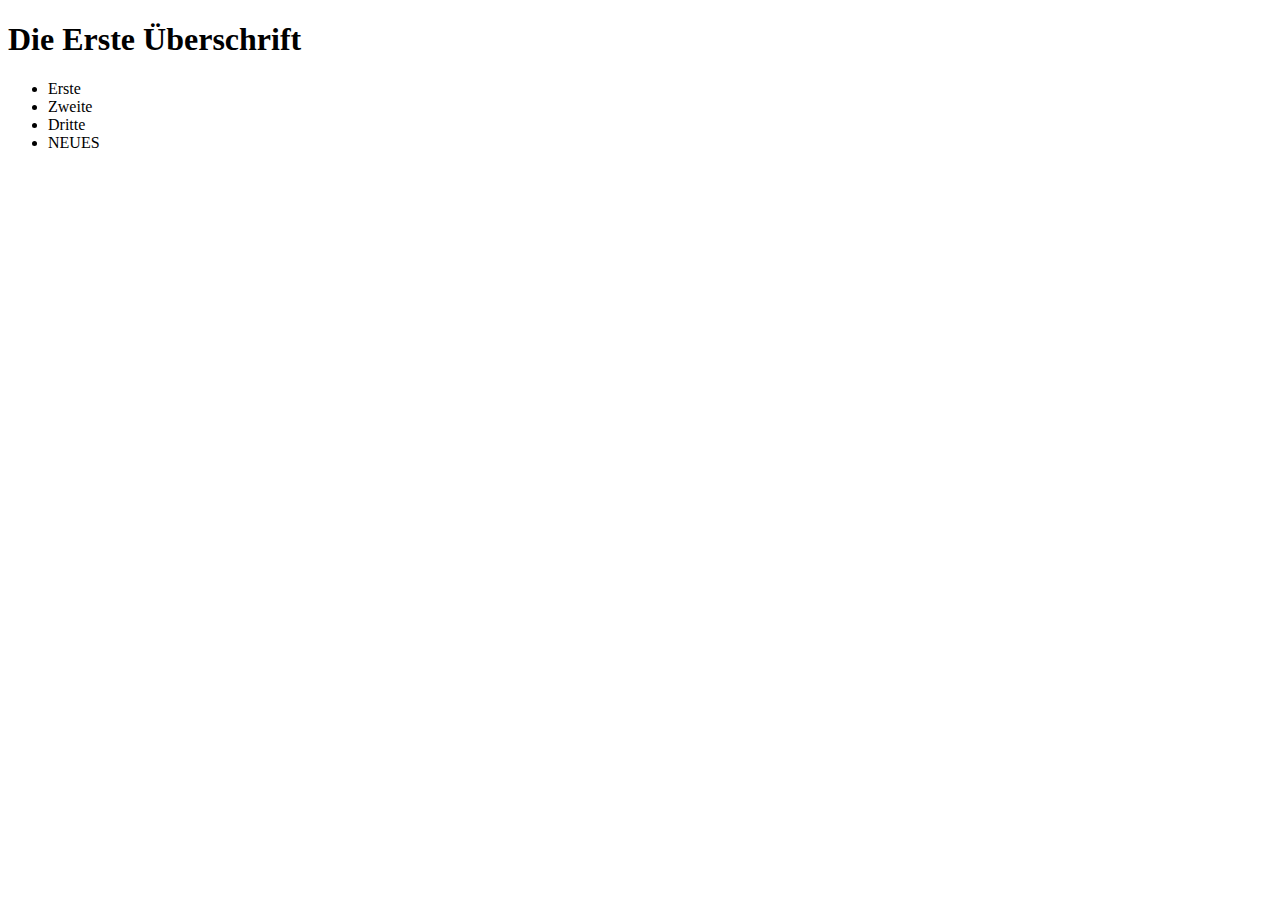
<file: index.html>
<!DOCTYPE html>
<html lang="en">

<head>
    <meta charset="UTF-8">
    <meta name="viewport" content="width=device-width, initial-scale=1.0">
    <title>Document</title>

</head>

<body>
    <h1>Die Erste Überschrift</h1>
    <ul>
        <li>Erste</li>
        <li>Zweite</li>
        <li>Dritte</li>
        <li>NEUES</li>
</body>

</html>
</file>
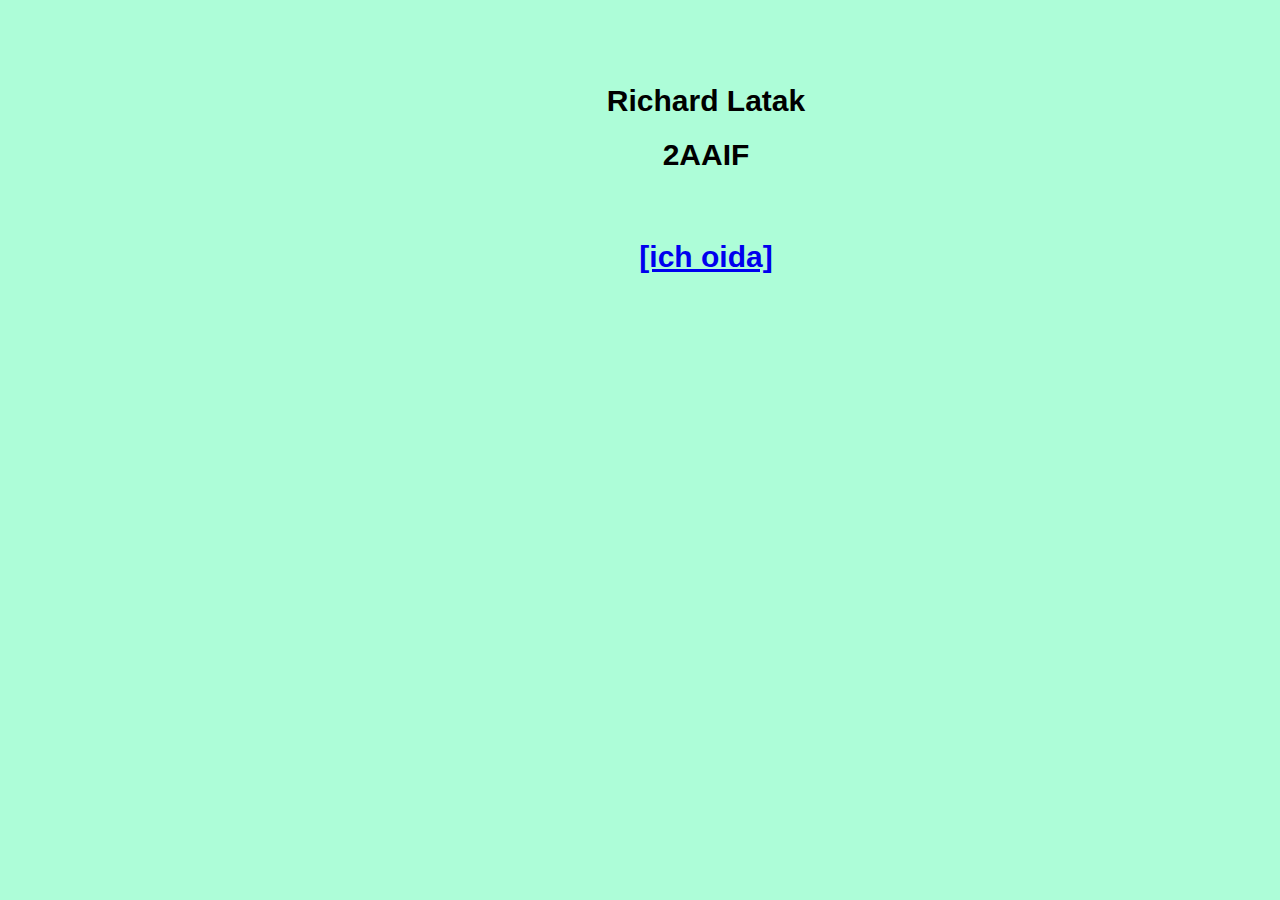
<file: 2024-10-08/index.html>
<!DOCTYPE html>
<html lang="de">

</html>

<head>
    <meta charset="UTF-8">
    <meta name="viewport" content="width=device-width, initial-cale=1.0">
    <title>Hier ist meine Homepage :D</title>
    <link rel="stylesheet" href="CSS/layout.css">

</head>

<body>
    <br>
    <br>
    <h1>Richard Latak</h1>
    <h1>2AAIF</h1>
    <br>
    <h1><a href="HTML/ich.html">[ich oida]</a>
    </h1>

</body>

</html>
</file>
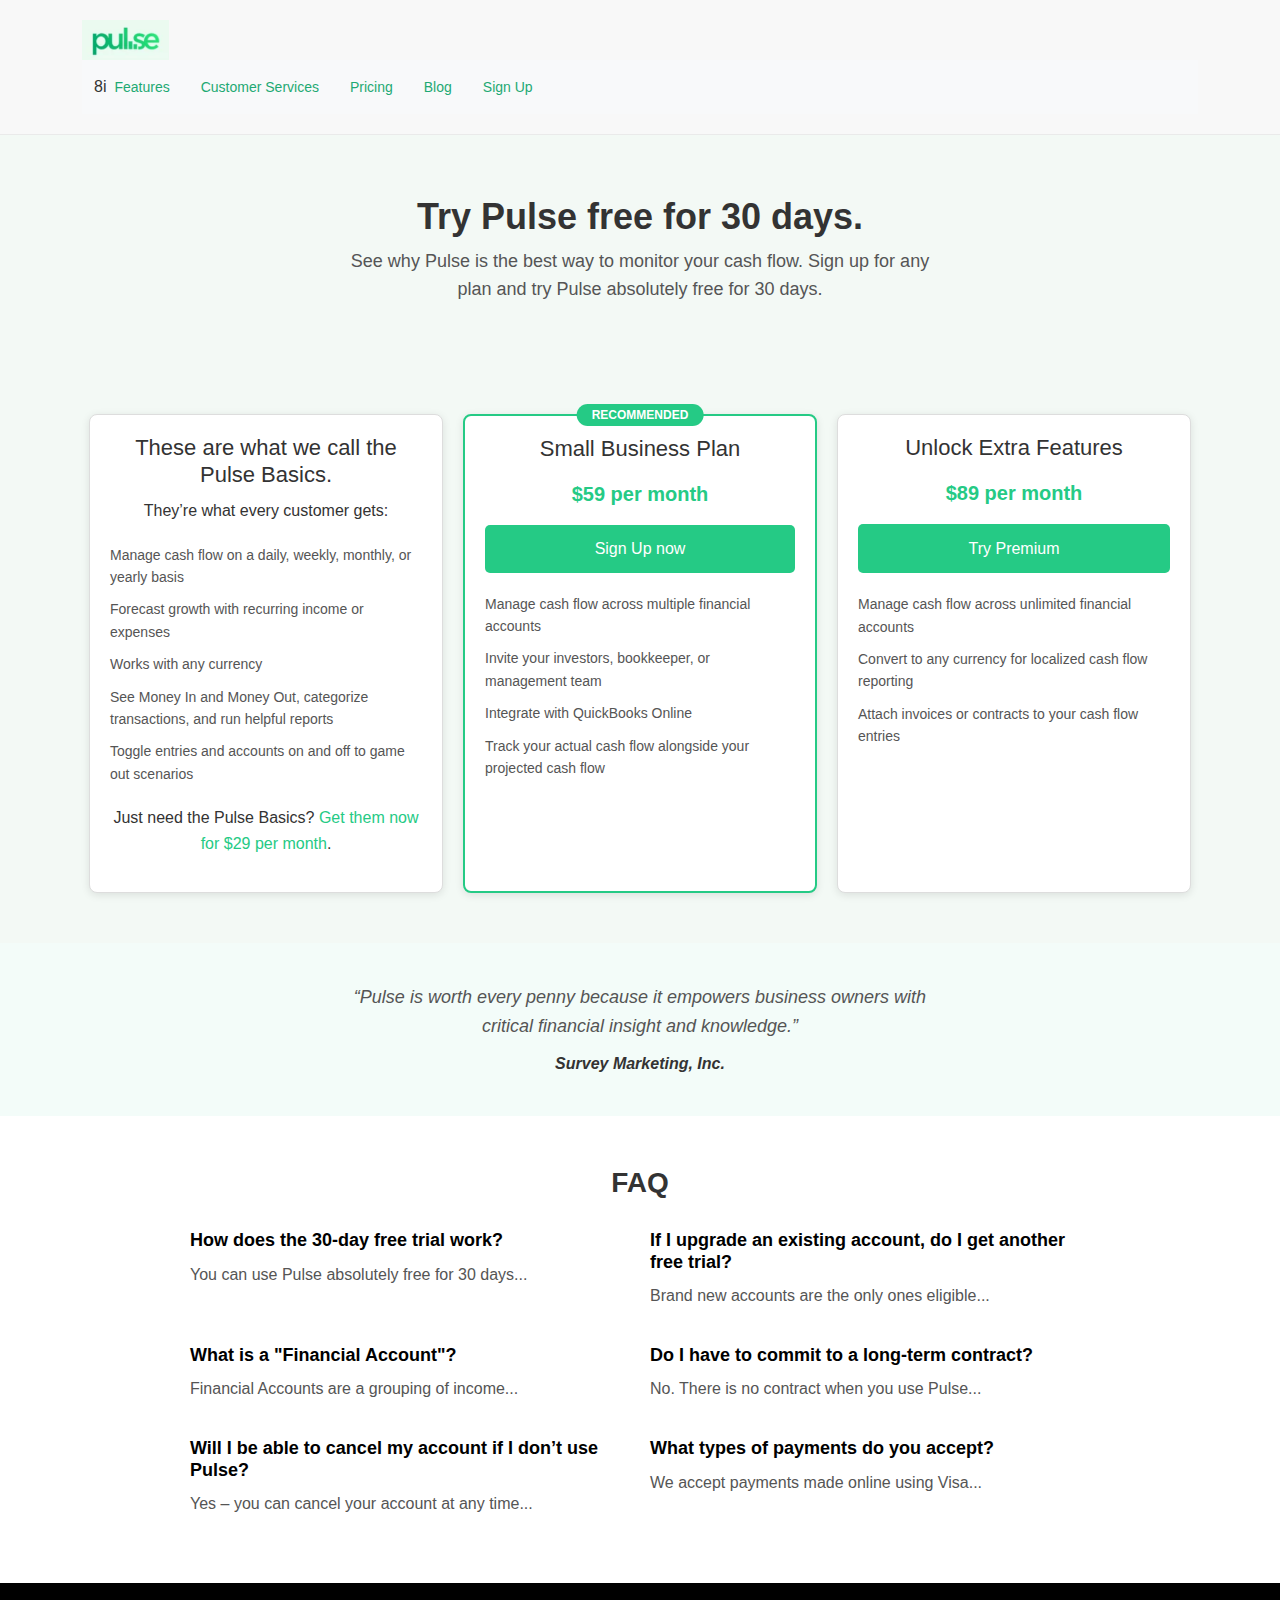
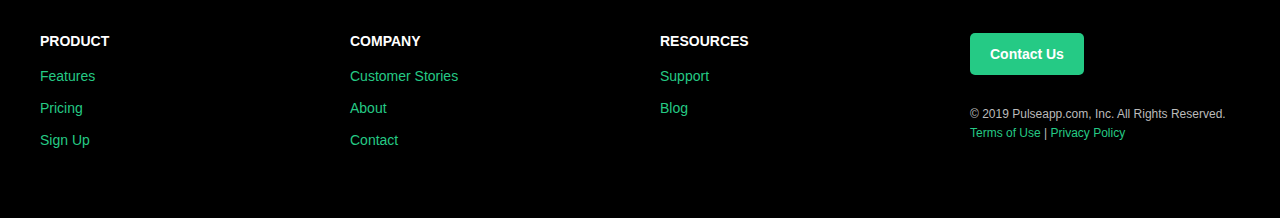
<file: 2024-11-28/index.html>
<!DOCTYPE html>
<html lang="en">

<!DOCTYPE html>
<html lang="en">

<head>
    <meta charset="UTF-8">
    <meta name="viewport" content="width=device-width, initial-scale=1.0">
    <title>Pulse - Free 30-Day Trial</title>
    <link href="https://cdn.jsdelivr.net/npm/bootstrap@5.3.3/dist/css/bootstrap.min.css" rel="stylesheet"
        integrity="sha384-QWTKZyjpPEjISv5WaRU9OFeRpok6YctnYmDr5pNlyT2bRjXh0JMhjY6hW+ALEwIH" crossorigin="anonymous">
    <script src="https://cdn.jsdelivr.net/npm/bootstrap@5.3.3/dist/js/bootstrap.bundle.min.js"
        integrity="sha384-YvpcrYf0tY3lHB60NNkmXc5s9fDVZLESaAA55NDzOxhy9GkcIdslK1eN7N6jIeHz"
        crossorigin="anonymous"></script>
    <link rel="stylesheet" href="https://cdn.jsdelivr.net/npm/bootstrap-icons@1.11.3/font/bootstrap-icons.min.css">
    <link rel="stylesheet" href="styles.css">

</head>

<body>
    <!-- Header Section -->
    <header class="header">
        <div class="container">
            <img src="pulselogo.png" alt="Pulse Logo" class="logo">
            <nav class="navbar navbar-expand-lg navbar-light bg-light">
                <div class="container-fluid">
                    <button class="navbar-toggler" type="button" data-bs-toggle="collapse" data-bs-target="#navbarNav">
                        <span class="navbar-toggler-icon"></span>
                    </button>
                    <div class="collapse navbar-collapse" id="navbarNav">8i
                        <ul class="navbar-nav">
                            <li class="nav-item"><a class="nav-link" href="#">Features</a></li>
                            <li class="nav-item"><a class="nav-link" href="#">Customer Services</a></li>
                            <li class="nav-item"><a class="nav-link" href="#">Pricing</a></li>
                            <li class="nav-item"><a class="nav-link" href="#">Blog</a></li>
                            <li class="nav-item"><a class="nav-link" href="#">Sign Up</a></li>
                        </ul>
                    </div>
                </div>
            </nav>
            </nav>
        </div>
    </header>

    <!-- Hero Section -->
    <section class="hero">
        <h1>Try Pulse free for 30 days.</h1>
        <p>See why Pulse is the best way to monitor your cash flow. Sign up for any plan and try Pulse absolutely free
            for 30 days.</p>
    </section>

    <!-- Plans Section -->
    <section class="plans d-flex flex-wrap">
        <div class="plan basics">
            <h3>These are what we call the Pulse Basics.</h3>
            <p>They’re what every customer gets:</p>
            <ul>
                <li>Manage cash flow on a daily, weekly, monthly, or yearly basis</li>
                <li>Forecast growth with recurring income or expenses</li>
                <li>Works with any currency</li>
                <li>See Money In and Money Out, categorize transactions, and run helpful reports</li>
                <li>Toggle entries and accounts on and off to game out scenarios</li>
            </ul>
            <p class="price-info">Just need the Pulse Basics? <a href="#">Get them now for $29 per month</a>.</p>
        </div>
        <div class="plan recommended">
            <div class="badge">RECOMMENDED</div>
            <h2>Small Business Plan</h2>
            <p class="price">$59 per month</p>
            <button class="btn btn-success">Sign Up now</button>
            <ul>
                <li>Manage cash flow across multiple financial accounts</li>
                <li>Invite your investors, bookkeeper, or management team</li>
                <li>Integrate with QuickBooks Online</li>
                <li>Track your actual cash flow alongside your projected cash flow</li>
            </ul>
        </div>
        <div class="plan premium">
            <h2>Unlock Extra Features</h2>
            <p class="price">$89 per month</p>
            <button>Try Premium</button>
            <ul>
                <li>Manage cash flow across unlimited financial accounts</li>
                <li>Convert to any currency for localized cash flow reporting</li>
                <li>Attach invoices or contracts to your cash flow entries</li>
            </ul>
        </div>
    </section>

    <!-- Testimonial Section -->
    <section class="testimonial">
        <blockquote>“Pulse is worth every penny because it empowers business owners with critical financial insight and
            knowledge.”</blockquote>
        <cite>Survey Marketing, Inc.</cite>
    </section>

    <!-- FAQ Section -->
    <section class="faq">
        <h2>FAQ</h2>
        <div class="faq-grid">
            <div class="faq-item">
                <h3>How does the 30-day free trial work?</h3>
                <p>You can use Pulse absolutely free for 30 days...</p>
            </div>
            <div class="faq-item">
                <h3>If I upgrade an existing account, do I get another free trial?</h3>
                <p>Brand new accounts are the only ones eligible...</p>
            </div>
            <div class="faq-item">
                <h3>What is a "Financial Account"?</h3>
                <p>Financial Accounts are a grouping of income...</p>
            </div>
            <div class="faq-item">
                <h3>Do I have to commit to a long-term contract?</h3>
                <p>No. There is no contract when you use Pulse...</p>
            </div>
            <div class="faq-item">
                <h3>Will I be able to cancel my account if I don’t use Pulse?</h3>
                <p>Yes – you can cancel your account at any time...</p>
            </div>
            <div class="faq-item">
                <h3>What types of payments do you accept?</h3>
                <p>We accept payments made online using Visa...</p>
            </div>
        </div>
    </section>

    <!-- Footer Section -->
    <footer class="footer">
        <div class="column">
            <h5>Product</h5>
            <ul>
                <li><a href="#features">Features</a></li>
                <li><a href="#pricing">Pricing</a></li>
                <li><a href="#signup">Sign Up</a></li>
            </ul>
        </div>
        <div class="column">
            <h5>Company</h5>
            <ul>
                <li><a href="#stories">Customer Stories</a></li>
                <li><a href="#about">About</a></li>
                <li><a href="#contact">Contact</a></li>
            </ul>
        </div>
        <div class="column">
            <h5>Resources</h5>
            <ul>
                <li><a href="#support">Support</a></li>
                <li><a href="#blog">Blog</a></li>
            </ul>
        </div>
        <div class="column">
            <button class="btn-footer">Contact Us</button>
            <p>&copy; 2019 Pulseapp.com, Inc. All Rights Reserved.<br>
                <a href="#terms">Terms of Use</a> | <a href="#privacy">Privacy Policy</a>
            </p>
        </div>
    </footer>

</body>

</html>
</file>
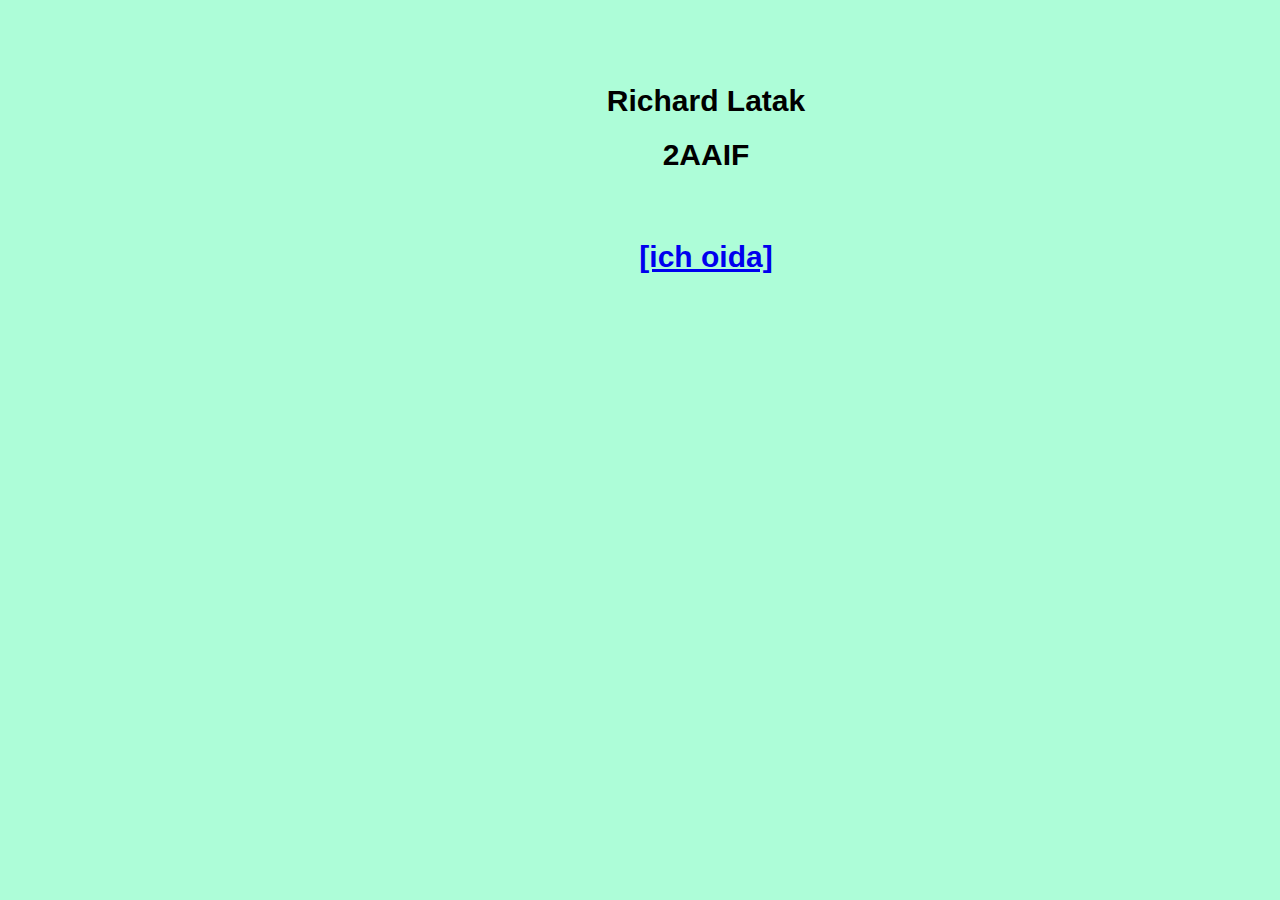
<file: 3AAIF_Richard_Latak_HTML/index.html>
<!DOCTYPE HTML>

<head>
    <meta charset="UTF-8">
    <meta name="viewport" content="width=device-width, initial-cale=1.0">
    <title>Hier ist meine Homepage :D</title>
    <link rel="stylesheet" href="CSS/layout.css">
</head>

<body bgcolor="lightblue">
    <br>
    <br>
    <h1>Richard Latak</h1>
    <h1>2AAIF</h1>
    <br>
    <h1><a href="HTML/ich.html">[ich oida]</a>
    </h1>

</body>

</html>
</file>
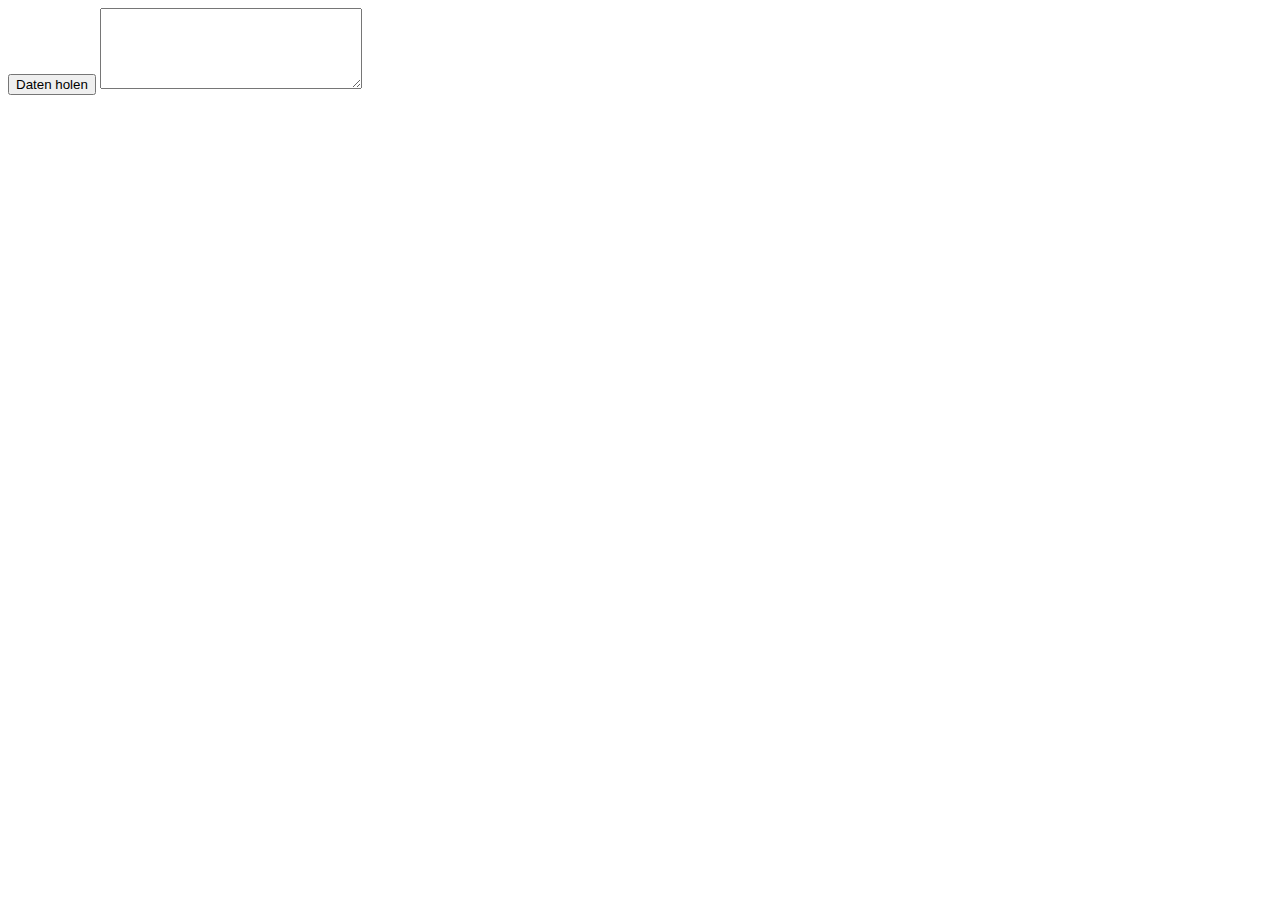
<file: HÜ_03_13/index.html>
<!DOCTYPE html>
<html lang="de">
<head>
    <meta charset="UTF-8">
    <title>Fetch JSON</title>
</head>
<body>
    <button onclick="fetchData()">Daten holen</button>
    <textarea id="output" rows="5" cols="30"></textarea>

    <script>
        function fetchData() {
            fetch('http://localhost:3000/api/data')
                .then(res => res.json())
                .then(data => document.getElementById('output').value = JSON.stringify(data))
                .catch(err => console.error(err));
        }
    </script>
</body>
</html>
</file>
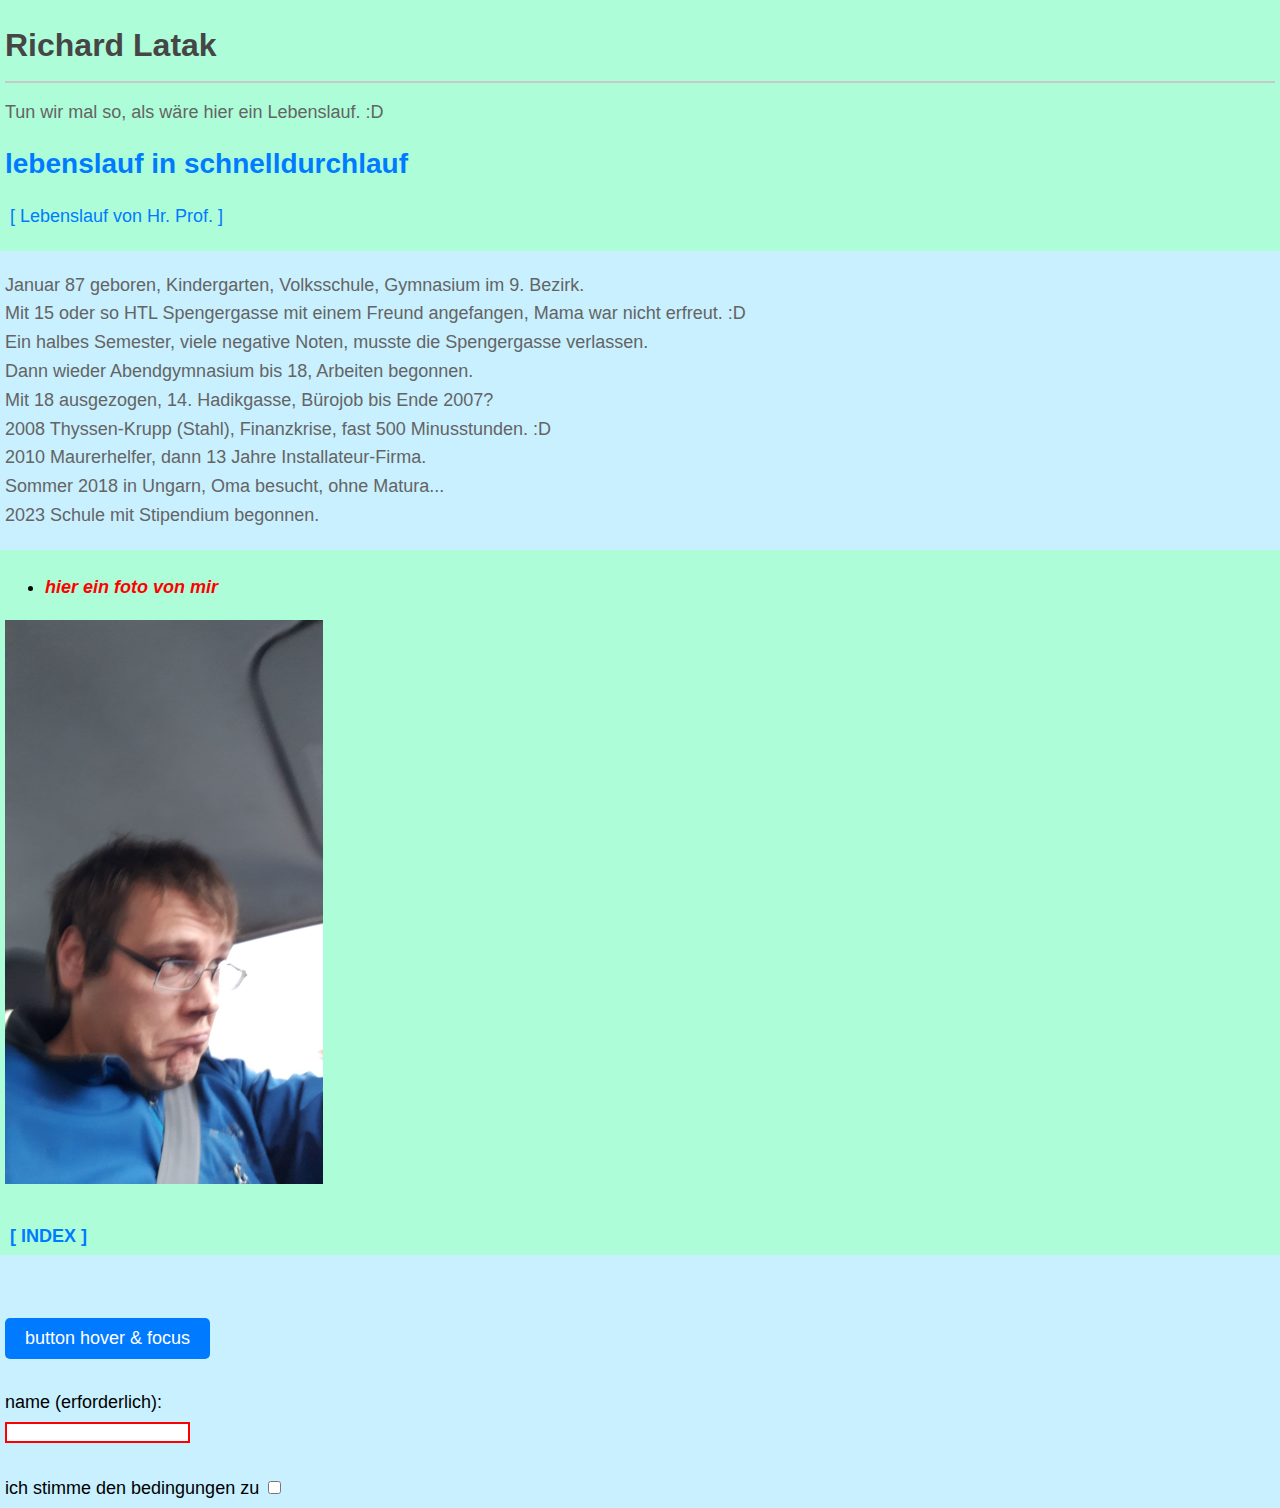
<file: 2024-10-05nnnnn/HTML/ich.html>
<!DOCTYPE html>
<html lang="de">

<head>
    <meta charset="UTF-8">
    <meta name="viewport" content="width=device-width, initial-scale=1.0">
    <link rel="stylesheet" href="../CSS/layout.css">
    <title>ICH</title>
    <style>
        /*  hintergrund */
        body {
            background-color: rgb(173, 253, 216);
        }

        /* hintergrundfarben unterschiedliche abschnitte */
        .section-1 {
            background-color: rgb(173, 253, 216);
            /* frühere hintergrundfarbe */
        }

        .section-2 {
            background-color: rgb(200, 240, 255);
            /*  veränderte farbe */
        }

        /*  button hover farbe */
        button:hover {
            background-color: #00aaff;
            color: white;
            cursor: pointer;
        }

        /* button focus farbe */
        button:focus {
            outline: 3px solid #ff5500;
        }

        /* erforderlicher input */
        input:required {
            border: 2px solid red;
        }

        /* cheked checkbox farbe*/
        input:checked {
            background-color: green;
        }
    </style>
</head>

<body>

    <!-- section 1 -->
    <div class="section-1">
        <h2>Richard Latak</h2>
        <p>Tun wir mal so, als wäre hier ein Lebenslauf. :D</p>

        <h3>lebenslauf in schnelldurchlauf</h3>

        <p>
            <a href="../HTML/prof.html">[ Lebenslauf von Hr. Prof. ]</a>
        </p>
    </div>
    <div class="section-2">
        <p>
            Januar 87 geboren, Kindergarten, Volksschule, Gymnasium im 9. Bezirk.<br>
            Mit 15 oder so HTL Spengergasse mit einem Freund angefangen, Mama war nicht erfreut. :D<br>
            Ein halbes Semester, viele negative Noten, musste die Spengergasse verlassen.<br>
            Dann wieder Abendgymnasium bis 18, Arbeiten begonnen.<br>
            Mit 18 ausgezogen, 14. Hadikgasse, Bürojob bis Ende 2007?<br>
            2008 Thyssen-Krupp (Stahl), Finanzkrise, fast 500 Minusstunden. :D<br>
            2010 Maurerhelfer, dann 13 Jahre Installateur-Firma.<br>
            Sommer 2018 in Ungarn, Oma besucht, ohne Matura...<br>
            2023 Schule mit Stipendium begonnen.<br>
        </p>
    </div>

    <!-- section 1 (zurück zur alten farbe) -->
    <div class="section-1">
        <ul>
            <li><b><i>
                        <font color="red">hier ein foto von mir</font>
                    </i></b></li>
        </ul>

        <!-- bild skaliert -->
        <img src="../Bilder/3.jpg" style="width: 25%; height: auto;">
        <br><br>

        <!-- index-link -->
        <a href="../index.html">[ INDEX ]</a>
    </div>
    <div class="section-2">
        <!-- button mit hover- und focus-effekten -->
        <br><br>
        <button>button hover & focus</button>

        <!-- input-feld -->
        <br><br>
        <form>
            <label for="name">name (erforderlich):</label><br>
            <input type="text" id="name" name="name" required><br><br>

            <!-- checked checkbox -->
            <label for="checkbox">ich stimme den bedingungen zu</label>
            <input type="checkbox" id="checkbox" name="checkbox">
        </form>
    </div>

</body>

</html>
</file>
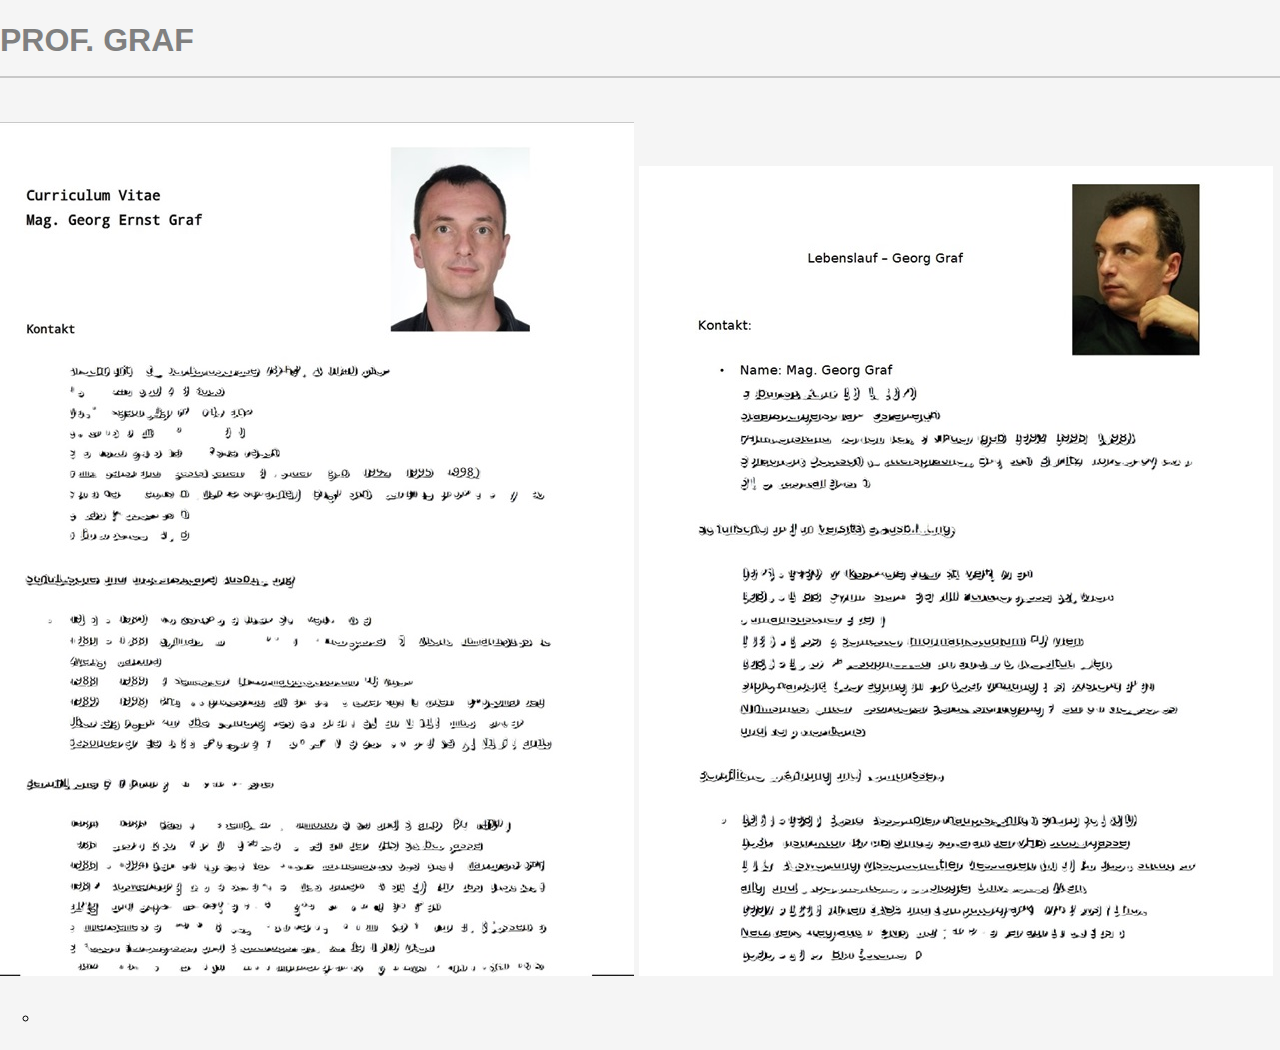
<file: 2024-10-05nnnnn/HTML/prof.html>
<!DOCTYPE HTML>

<head>
<meta charset="UTF-8">
<meta name="viewport" content="width=device-width, initial-cale=1.0">
<link rel="stylesheet" href="../CSS/layout.css">
<title>PROF</title>
</head>
<body>
    <h2><font color="grey">PROF. GRAF</font></h2>
    <br>
</li>
</ul>
<img src="../Bilder/1.jpg">
</li>
</ul>
<img src="../Bilder/2.jpg">
    <ul style="list-style-type: circle;">
        <li><b>
        <br>
       
</body>
</html>
</file>
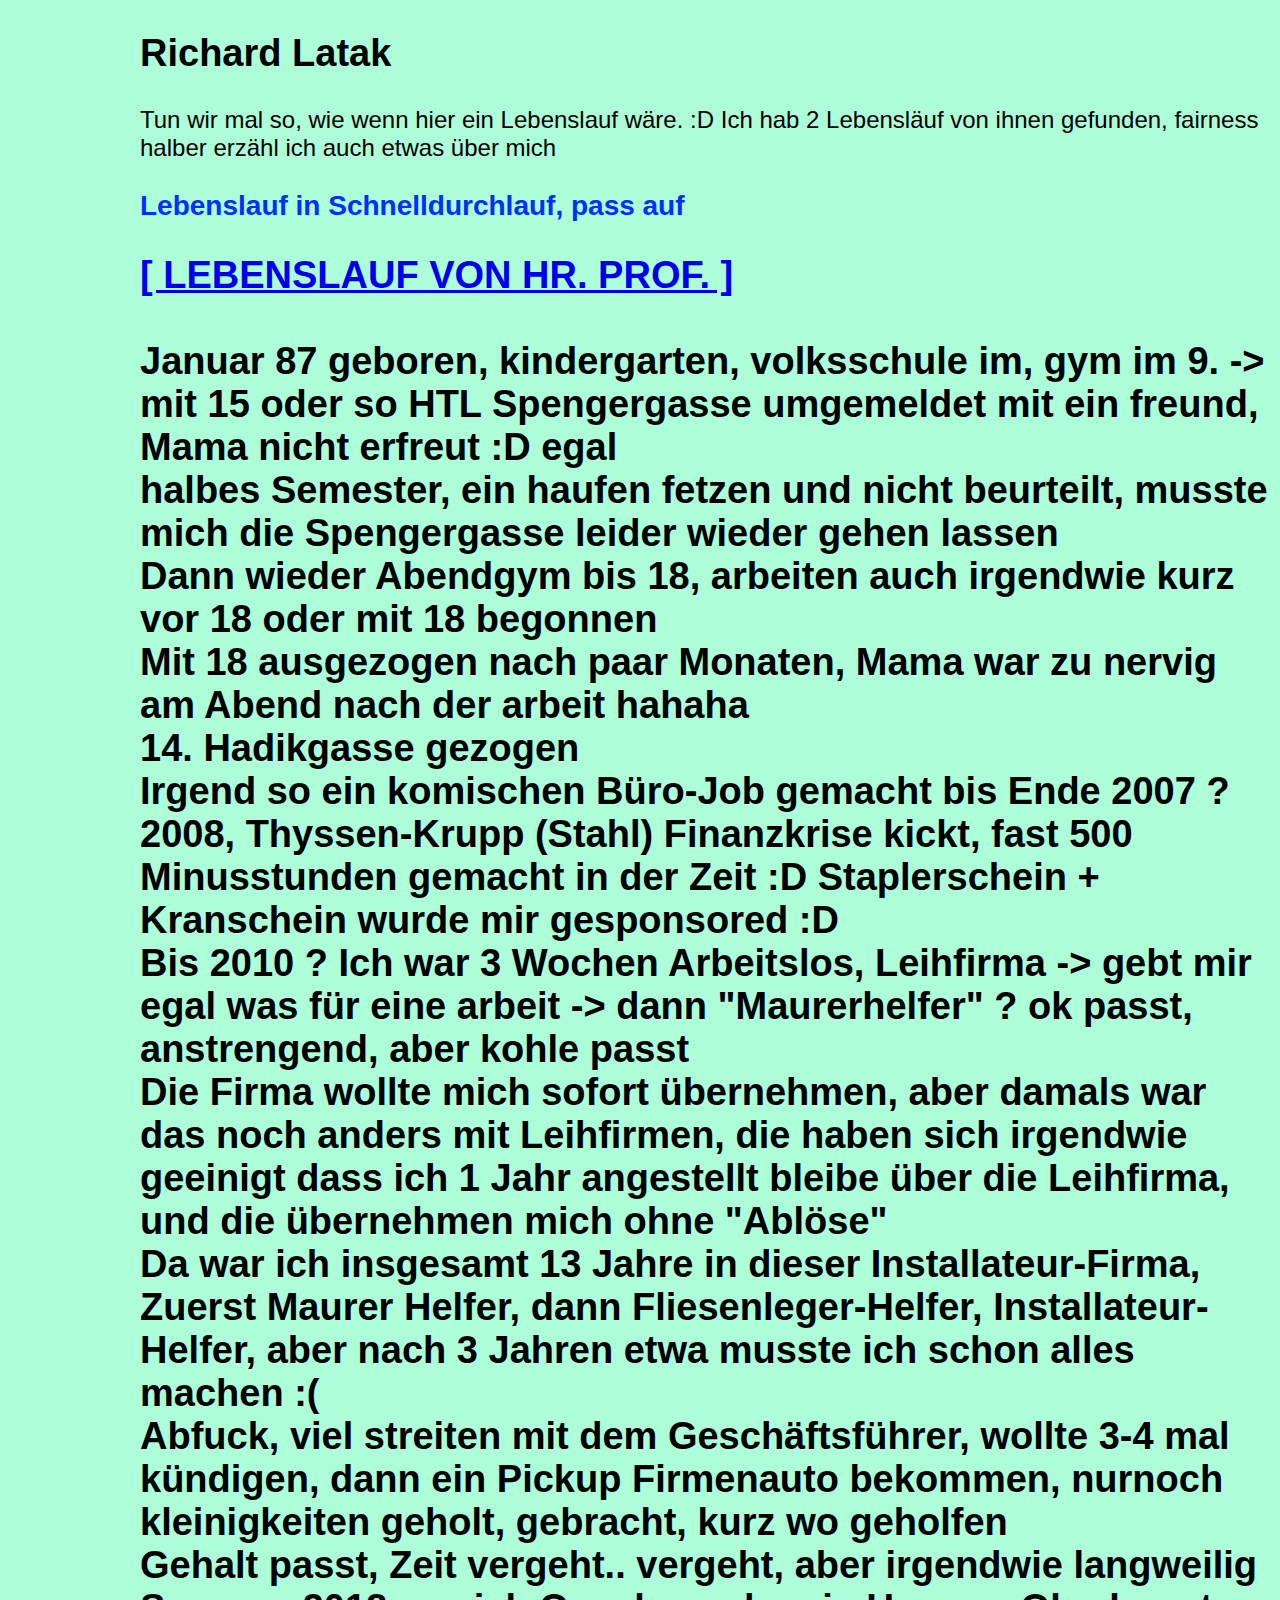
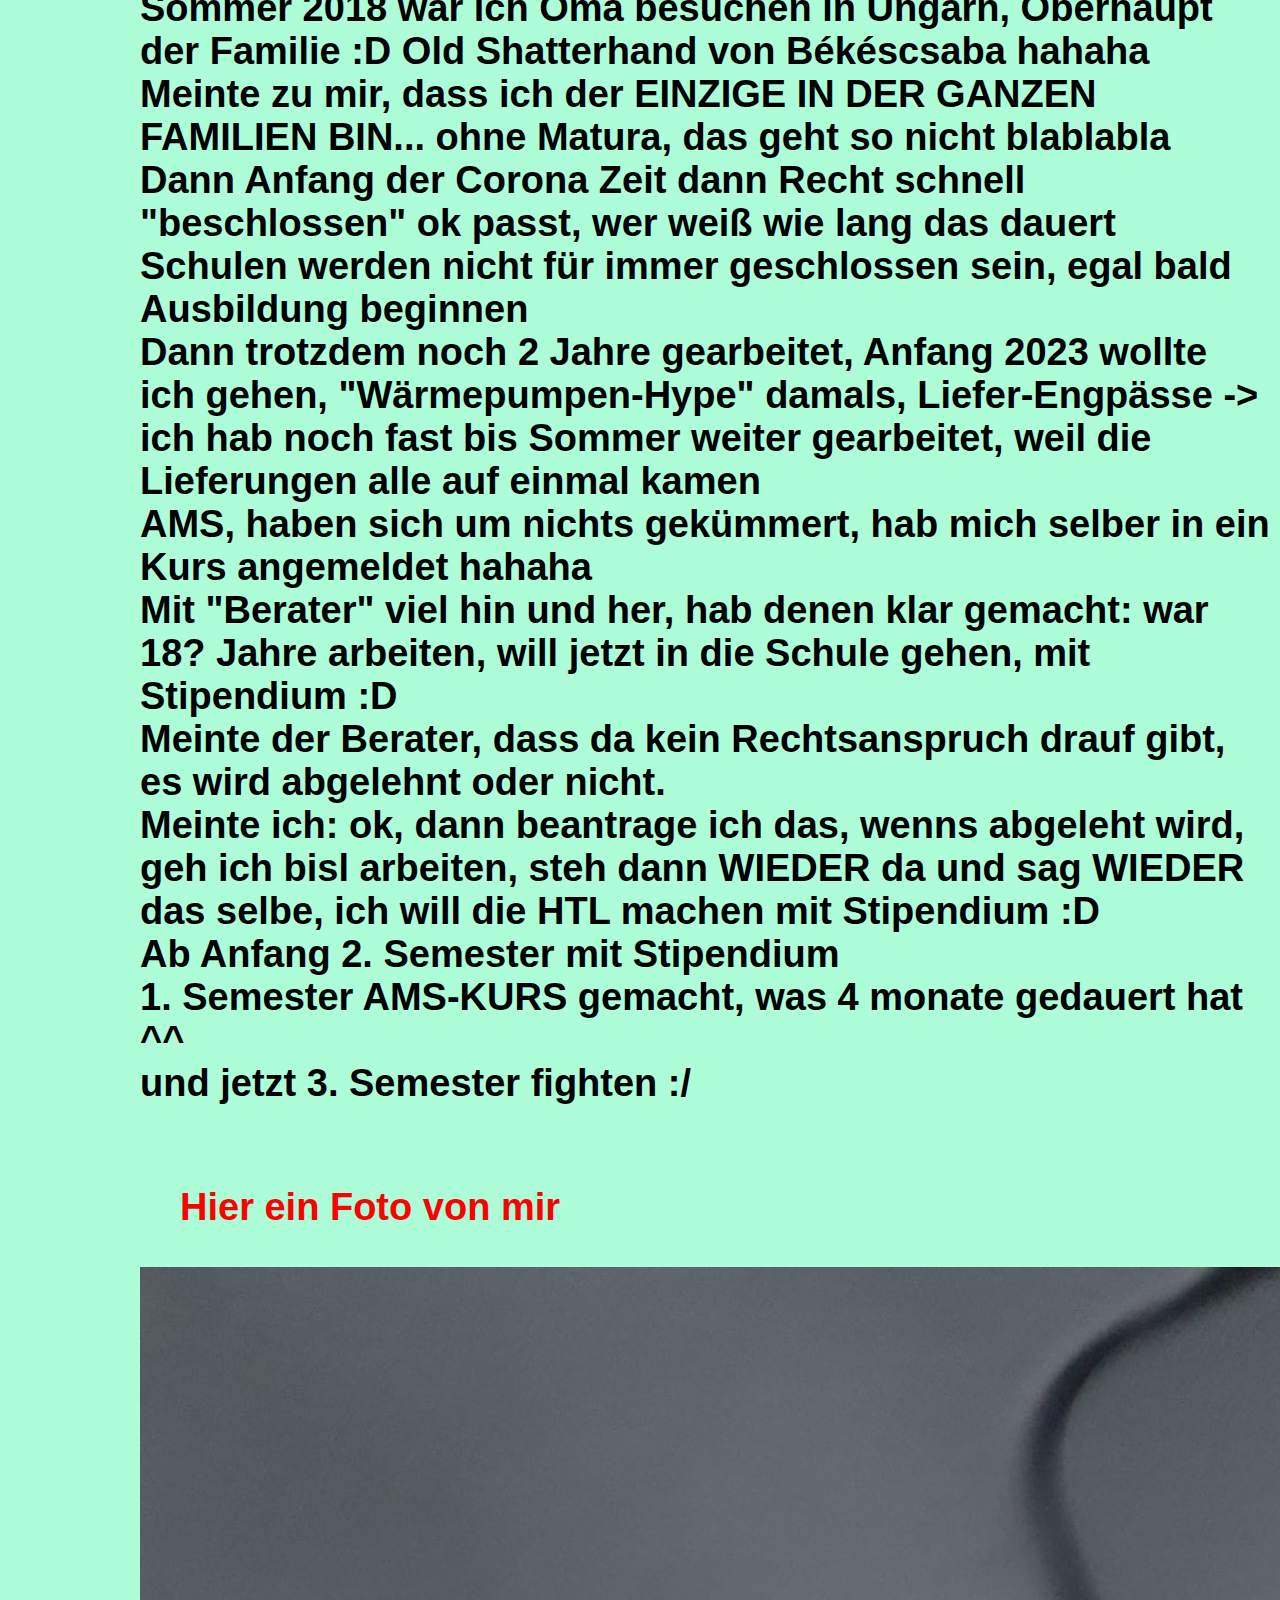
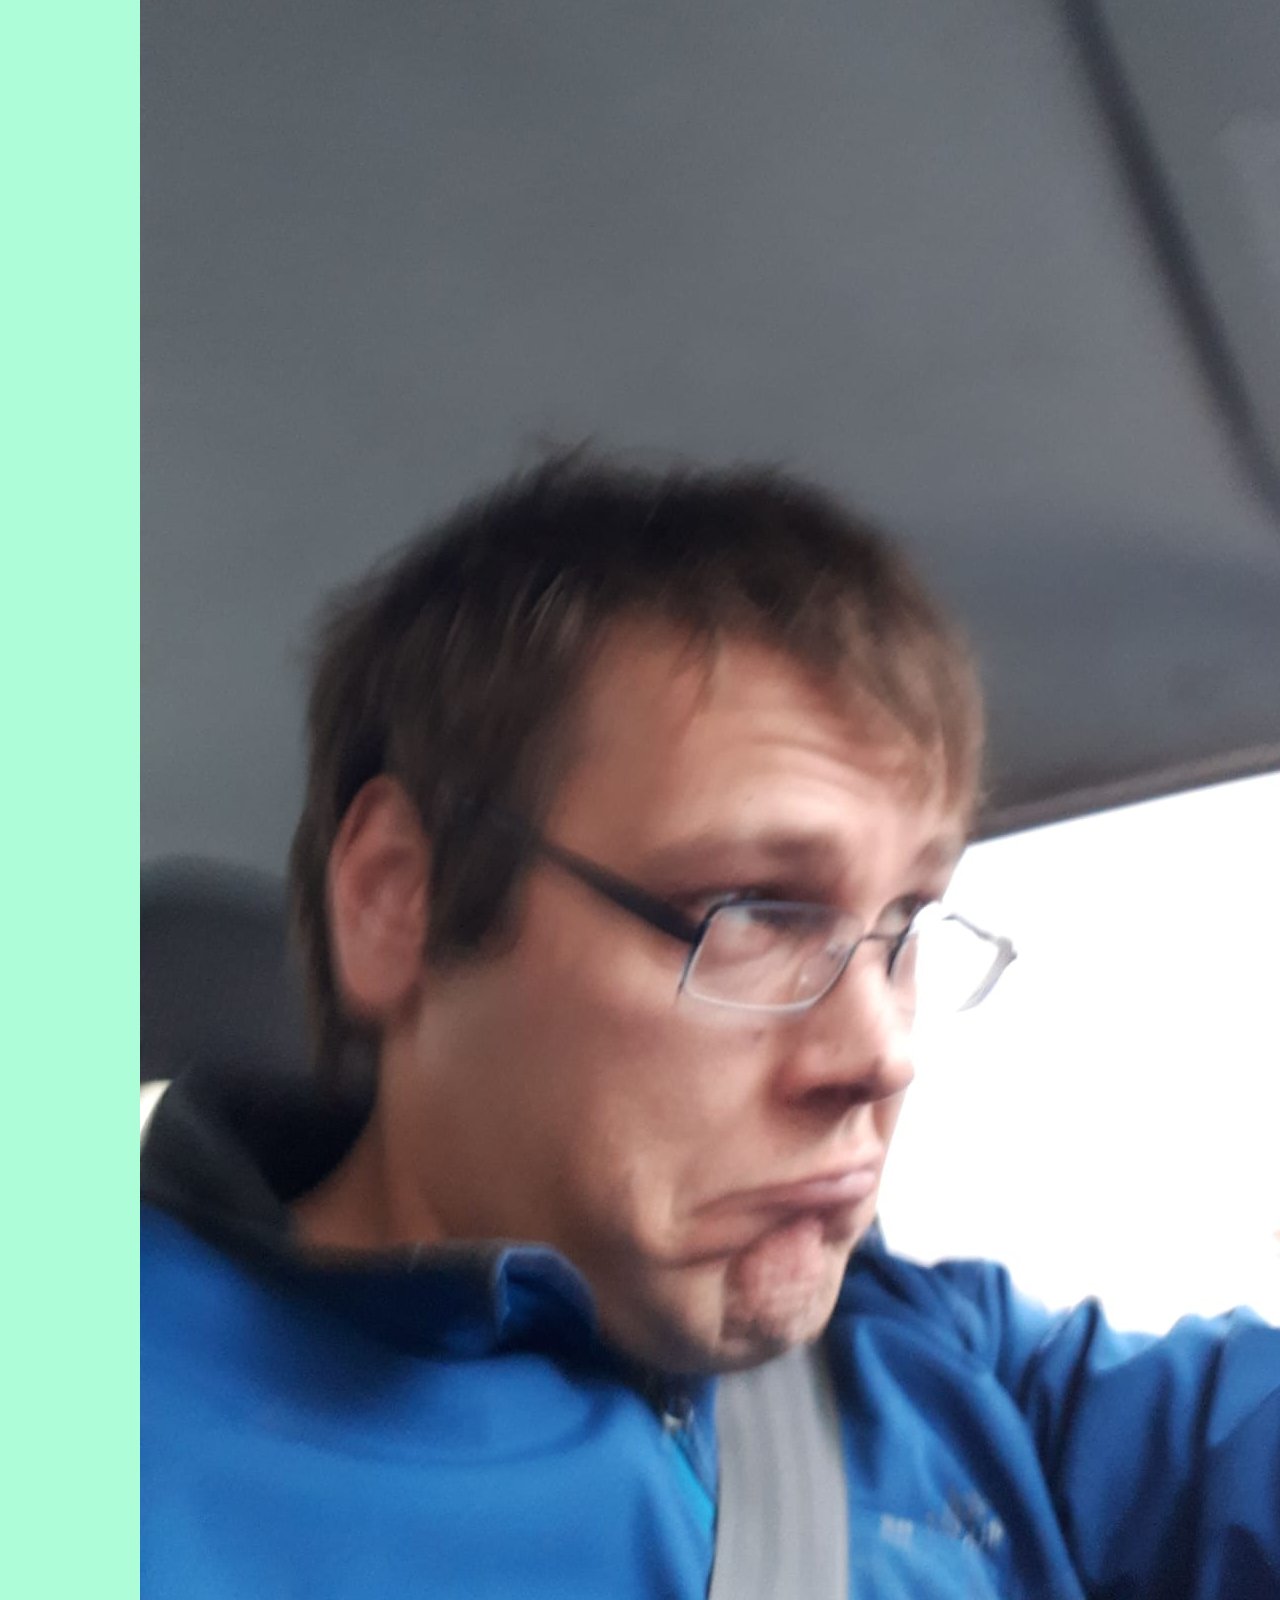
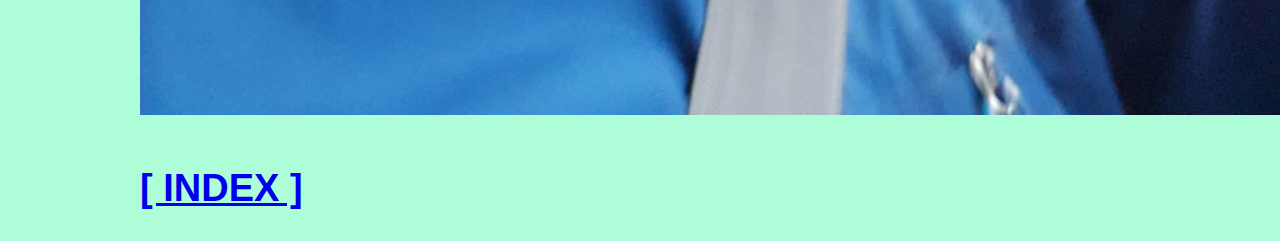
<file: 2024-10-08/HTML/ich.html>
<!DOCTYPE html>
<html lang="en">

<head>
    <meta charset="UTF-8">
    <meta name="viewport" content="width=device-width, initial-scale=1.0">
    <title>Document</title>
    <link rel="stylesheet" href="../CSS/layout.css">
</head>

<body>
    <h2> Richard Latak</h2>
    Tun wir mal so, wie wenn hier ein Lebenslauf wäre. :D
    Ich hab 2 Lebensläuf von ihnen gefunden, fairness halber erzähl ich auch etwas über mich
    <h3>Lebenslauf in Schnelldurchlauf, pass auf</h3>
    <h2><a href="../HTML/prof.html">[ LEBENSLAUF VON HR. PROF. ]</a><br></h2)<br>
        <br>
        Januar 87 geboren, kindergarten, volksschule im, gym im 9. -> mit 15 oder so HTL Spengergasse umgemeldet mit ein
        freund, Mama nicht erfreut :D egal<br>
        halbes Semester, ein haufen fetzen und nicht beurteilt, musste mich die Spengergasse leider wieder gehen
        lassen<br>
        Dann wieder Abendgym bis 18, arbeiten auch irgendwie kurz vor 18 oder mit 18 begonnen<br>
        Mit 18 ausgezogen nach paar Monaten, Mama war zu nervig am Abend nach der arbeit hahaha <br>
        14. Hadikgasse gezogen<br>
        Irgend so ein komischen Büro-Job gemacht bis Ende 2007 ? <br>
        2008, Thyssen-Krupp (Stahl) Finanzkrise kickt, fast 500 Minusstunden gemacht in der Zeit :D Staplerschein +
        Kranschein wurde mir gesponsored :D <br>
        Bis 2010 ? Ich war 3 Wochen Arbeitslos, Leihfirma -> gebt mir egal was für eine arbeit -> dann "Maurerhelfer" ?
        ok passt, anstrengend, aber kohle passt<br>
        Die Firma wollte mich sofort übernehmen, aber damals war das noch anders mit Leihfirmen, die haben sich
        irgendwie geeinigt dass ich 1 Jahr angestellt bleibe über die Leihfirma, und die übernehmen mich ohne
        "Ablöse"<br>
        Da war ich insgesamt 13 Jahre in dieser Installateur-Firma, Zuerst Maurer Helfer, dann Fliesenleger-Helfer,
        Installateur-Helfer, aber nach 3 Jahren etwa musste ich schon alles machen :(<br>
        Abfuck, viel streiten mit dem Geschäftsführer, wollte 3-4 mal kündigen, dann ein Pickup Firmenauto bekommen,
        nurnoch kleinigkeiten geholt, gebracht, kurz wo geholfen <br>
        Gehalt passt, Zeit vergeht.. vergeht, aber irgendwie langweilig<br>
        Sommer 2018 war ich Oma besuchen in Ungarn, Oberhaupt der Familie :D Old Shatterhand von Békéscsaba hahaha<br>
        Meinte zu mir, dass ich der EINZIGE IN DER GANZEN FAMILIEN BIN... ohne Matura, das geht so nicht blablabla<br>
        Dann Anfang der Corona Zeit dann Recht schnell "beschlossen" ok passt, wer weiß wie lang das dauert<br>
        Schulen werden nicht für immer geschlossen sein, egal bald Ausbildung beginnen<br>
        Dann trotzdem noch 2 Jahre gearbeitet, Anfang 2023 wollte ich gehen, "Wärmepumpen-Hype" damals, Liefer-Engpässe
        -> ich hab noch fast bis Sommer weiter gearbeitet, weil die Lieferungen alle auf einmal kamen<br>
        AMS, haben sich um nichts gekümmert, hab mich selber in ein Kurs angemeldet hahaha<br>
        Mit "Berater" viel hin und her, hab denen klar gemacht: war 18? Jahre arbeiten, will jetzt in die Schule gehen,
        mit Stipendium :D<br>
        Meinte der Berater, dass da kein Rechtsanspruch drauf gibt, es wird abgelehnt oder nicht.<br>
        Meinte ich: ok, dann beantrage ich das, wenns abgeleht wird, geh ich bisl arbeiten, steh dann WIEDER da und sag
        WIEDER das selbe, ich will die HTL machen mit Stipendium :D<br>
        Ab Anfang 2. Semester mit Stipendium<br>
        1. Semester AMS-KURS gemacht, was 4 monate gedauert hat ^^<br>
        und jetzt 3. Semester fighten :/<br>
        <br>
        <ul <li>
            <font color="red">Hier ein Foto von mir </font>
            </li>

            </li>
        </ul>
        <img src="/2024-10-08/Bilder/3.jpg" alt="">
        <br>
        <br>
        <a href="../index.html">[ INDEX ]</a>
</body>

</html>
</file>
<file: 2024-10-08/CSS/layout.css>
body {
  background-color: rgb(173, 253, 216);
  font-size: 24px;
  margin-left: 140px;
  font-family: Arial, Helvetica, sans-serif;
}

h1 {
  color: rgb(0, 0, 0);
  font-size: 30px;
  text-align: center;
  margin-left: 0px;
}

h2 {
  color: rgb(0, 0, 0);
  font-size: 38px;
  text-align: left;
  margin-left: 0px;
}

h3 {
  color: rgb(0, 47, 255);
  font-size: 28px;
  text-align: left;
  margin-left: 0px;
}

p {
  font-size: 20px;
  color: rgb(180, 19, 19);
}
</file>
<file: 2024-11-28/styles.css>
/* General Styles */
body {
    font-family: 'Arial', sans-serif;
    margin: 0;
    padding: 0;
    color: #333;
    background: #f3f9f5;
    line-height: 1.6;
}

a {
    text-decoration: none;
    color: #25ca85;
}

a:hover {
    color: #1ea973;
}

/* Header */
.header {
    background: #f8f8f8;
    padding: 20px 0;
    border-bottom: 1px solid #eaeaea;
}

.header .logo {
    height: 40px;
}

.header nav .nav-link {
    margin-right: 15px;
    font-size: 14px;
    color: #1ea973;
}

.header nav .nav-link:hover {
    color: #25ca85;
}

.header .btn-success {
    padding: 8px 16px;
    font-size: 14px;
    font-weight: bold;
    border-radius: 5px;
}

/* Hero Section */
.hero {
    text-align: center;
    padding: 60px 20px;
    background-color: #f3f9f5;
}

.hero h1 {
    font-size: 36px;
    font-weight: bold;
    color: #333;
}

.hero p {
    font-size: 18px;
    color: #555;
    max-width: 600px;
    margin: 0 auto;
}

/* Plans Section */
.plans {
    display: flex;
    gap: 20px;
    padding: 50px;
    justify-content: center;
}

.plan {
    background: white;
    border: 1px solid #ddd;
    border-radius: 8px;
    padding: 20px;
    width: 30%;
    text-align: center;
    box-shadow: 0 2px 8px rgba(0, 0, 0, 0.1);
}

.plan h2,
.plan h3 {
    font-size: 22px;
    margin-bottom: 10px;
    color: #333;
}

.plan .price {
    font-size: 20px;
    font-weight: bold;
    color: #25ca85;
    margin: 15px 0;
}

.plan ul {
    text-align: left;
    list-style: none;
    padding: 0;
    margin: 20px 0;
    font-size: 14px;
    color: #555;
}

.plan ul li {
    margin-bottom: 10px;
}

.plan button {
    background: #25ca85;
    color: white;
    padding: 12px;
    border: none;
    border-radius: 5px;
    font-size: 16px;
    cursor: pointer;
    width: 100%;
}

.plan button:hover {
    background: #1ea973;
}

.plan.recommended {
    border: 2px solid #25ca85;
    position: relative;
}

.plan.recommended .badge {
    position: absolute;
    top: -12px;
    left: 50%;
    transform: translateX(-50%);
    background: #25ca85;
    color: white;
    padding: 5px 15px;
    font-size: 12px;
    font-weight: bold;
    border-radius: 20px;
}

/* Testimonial Section */
.testimonial {
    text-align: center;
    background: #f3fcf9;
    padding: 40px;
}

.testimonial blockquote {
    font-size: 18px;
    font-style: italic;
    color: #555;
    max-width: 600px;
    margin: 0 auto 10px;
}

.testimonial cite {
    font-size: 16px;
    font-weight: bold;
    color: #333;
}

/* FAQ Section */
.faq {
    background: #ffffff;
    /* White background for a clean look */
    padding: 50px 20px;
    /* Spacious padding */
}

.faq h2 {
    font-size: 28px;
    /* Large heading size */
    font-weight: bold;
    margin-bottom: 30px;
    text-align: center;
    /* Center the FAQ title */
    color: #333;
    /* Dark gray text for the title */
}

/* FAQ Grid */
.faq-grid {
    display: grid;
    grid-template-columns: repeat(auto-fit, minmax(300px, 1fr));
    /* Responsive grid */
    gap: 20px;
    /* Space between items */
    max-width: 900px;
    /* Centered container width */
    margin: 0 auto;
    /* Center the grid */
}

/* Individual FAQ Items */
.faq-item h3 {
    font-size: 18px;
    /* Bold question size */
    font-weight: bold;
    margin-bottom: 10px;
    color: #000;
    /* Black for strong contrast */
}

.faq-item p {
    font-size: 16px;
    /* Legible body text size */
    line-height: 1.6;
    color: #555;
    /* Softer gray for answers */
}

/* Responsive Design */
@media (max-width: 768px) {
    .faq {
        padding: 30px 10px;
        /* Adjust padding for smaller screens */
    }

    .faq-grid {
        grid-template-columns: 1fr;
        /* Single column layout on small screens */
    }
}

/* Footer */
.footer {
    background: #000;
    /* Black background */
    color: #fff;
    /* White text */
    padding: 40px 20px;
    /* Spacing */
    display: flex;
    flex-wrap: wrap;
    /* Make it responsive */
    justify-content: space-between;
    /* Space between sections */
    align-items: flex-start;
    /* Align to top */
    font-family: 'Arial', sans-serif;
    font-size: 14px;
    /* Match text size */
}

.footer .column {
    margin: 10px 20px;
    /* Spacing for each column */
    flex: 1;
    /* Equal width for columns */
    min-width: 150px;
    /* Ensure columns don’t shrink too much */
}

.footer .column h5 {
    color: #fff;
    /* White text for headings */
    font-weight: bold;
    margin-bottom: 15px;
    /* Space below heading */
    text-transform: uppercase;
    /* Capitalized text */
    font-size: 14px;
}

.footer .column ul {
    list-style: none;
    padding: 0;
}

.footer .column ul li {
    margin-bottom: 10px;
}

.footer .column ul li a {
    color: #25ca85;
    /* Green links */
    text-decoration: none;
    /* No underline */
    font-size: 14px;
}

.footer .column ul li a:hover {
    text-decoration: underline;
    /* Add underline on hover */
}

.footer .btn-footer {
    background: #25ca85;
    /* Green background */
    color: #fff;
    /* White text */
    padding: 10px 20px;
    font-size: 14px;
    font-weight: bold;
    border-radius: 5px;
    border: none;
    cursor: pointer;
}

.footer .btn-footer:hover {
    background: #1ea973;
    /* Darker green on hover */
}

.footer p {
    margin-top: 30px;
    font-size: 12px;
    color: #bbb;
    /* Light gray text */
}

.footer p a {
    color: #25ca85;
    /* Green links */
    text-decoration: none;
}

.footer p a:hover {
    text-decoration: underline;
    /* Underline on hover */
}

.footer img {
    max-width: 120px;
    /* Logo size */
    margin-bottom: 20px;
}

/* Responsive Design */
@media (max-width: 768px) {
    .footer {
        flex-direction: column;
        /* Stack columns */
        align-items: center;
        /* Center content */
        text-align: center;
    }

    .footer .column {
        margin-bottom: 20px;
    }
}

.contact-us {
    background: #25ca85;
    color: white;
    border: none;
    padding: 10px 20px;
    font-size: 14px;
    border-radius: 5px;
    cursor: pointer;
    position: fixed;
    bottom: 20px;
    right: 20px;
    z-index: 1000;
}

.contact-us:hover {
    background: #1ea973;
}
</file>
<file: 3AAIF_Richard_Latak_HTML/CSS/layout.css>
body {
  background-color: rgb(173, 253, 216);
  font-size: 24px;
  margin-left: 140px;
  font-family: Arial, Helvetica, sans-serif;
}

h1 {
  color: rgb(0, 0, 0);
  font-size: 30px;
  text-align: center;
  margin-left: 0px;
}

h2 {
  color: rgb(0, 0, 0);
  font-size: 38px;
  text-align: left;
  margin-left: 0px;
}

h3 {
  color: rgb(0, 47, 255);
  font-size: 28px;
  text-align: left;
  margin-left: 0px;
}

p {
  font-size: 20px;
  color: rgb(180, 19, 19);
}
</file>
<file: 2024-10-05nnnnn/CSS/layout.css>
/* Allgemeine Stile für den Body */
body {
  background-color: rgb(245, 245, 245);
  /* Sanfteres Hellgrau für den Hintergrund */
  font-size: 18px;
  /* Etwas kleinere Schriftgröße für bessere Lesbarkeit */
  margin: 0;
  padding: 0;
  font-family: 'Arial', sans-serif;
  /* Konsistente, lesbare Schrift */
  line-height: 1.6;
  /* Angenehmer Zeilenabstand für Lesbarkeit */
}

/* Zentrale Container-Klasse für besseren Layoutfluss */
.container {
  width: 80%;
  /* Begrenzte Breite für eine schönere Darstellung auf großen Bildschirmen */
  margin: 0 auto;
  /* Zentriere den Container */
  padding: 20px;
  /* Innenabstand für eine luftige Gestaltung */
  background-color: rgb(255, 255, 255);
  /* Weißer Hintergrund für den Container */
  box-shadow: 0 4px 8px rgba(0, 0, 0, 0.1);
  /* Leichter Schatten für einen eleganten Effekt */
}

/* Stil für h1 Überschrift */
h1 {
  color: rgb(50, 50, 50);
  /* Sanfteres Dunkelgrau für den Text */
  font-size: 36px;
  /* Etwas größere Schriftgröße */
  text-align: center;
  /* Zentrierte Ausrichtung */
  margin: 20px 0;
  /* Genug Abstand zum oberen und unteren Rand */
}

/* Stil für h2 Überschrift */
h2 {
  color: rgb(70, 70, 70);
  /* Mittleres Grau für den Text */
  font-size: 32px;
  margin: 15px 0;
  /* Abstand zum Text */
  border-bottom: 2px solid rgb(200, 200, 200);
  /* Unterstrich für Struktur */
  padding-bottom: 10px;
  /* Abstand unter der Überschrift */
}

/* Stil für h3 Überschrift */
h3 {
  color: rgb(0, 122, 255);
  /* Lebhafter Blauton für h3 */
  font-size: 28px;
  margin: 10px 0;
}

/* Stil für Absätze */
p {
  font-size: 18px;
  /* Lesbare Größe */
  color: rgb(100, 100, 100);
  /* Weiches Grau für den Text */
  margin: 15px 0;
  /* Genügend Abstand zwischen Absätzen */
  max-width: 800px;
  /* Begrenze die Breite der Absätze für bessere Lesbarkeit */
}

/* Wähle Anker (a), die sich in einem div befinden */
div a {
  color: rgb(0, 122, 255);
  /* Modernes Blau für Links */
  text-decoration: none;
  /* Entferne den Standard-Unterstrich */
}

div a:hover {
  text-decoration: underline;
  /* Unterstreiche Links beim Hover */
}

/* Wähle Anker (a), die direkte Kinder eines div sind */
div>a {
  font-weight: bold;
  /* Betone direkte Links */
}

/* Wähle Anker (a), die Geschwister eines div sind und nach dem div kommen */
div~a {
  text-decoration: underline;
  color: rgb(34, 139, 34);
  /* Ein weiches Grün für Geschwister-Links */
}

/* Wähle Anker (a), die Geschwister eines div sind und direkt nach dem div kommen */
div+a {
  color: rgb(255, 165, 0);
  /* Orangener Farbton für direkte Geschwister */
}

/* Wähle alle divs und alle Anker (a) */
div,
a {
  padding: 5px;
}

/* Wähle alle divs mit der Klasse "c" */
div.c {
  background-color: rgb(240, 240, 240);
  /* Dezentes Grau für Divs mit Klasse "c" */
  border-radius: 5px;
  /* Abgerundete Ecken für moderne Optik */
  padding: 20px;
  /* Genügend Innenabstand */
  margin-bottom: 20px;
  /* Abstand zu anderen Elementen */
}

/* Zusätzlicher Stil für Buttons */
button {
  background-color: rgb(0, 122, 255);
  /* Modernes Blau */
  color: white;
  /* Weißer Text */
  padding: 10px 20px;
  border: none;
  border-radius: 5px;
  font-size: 18px;
  cursor: pointer;
}

button:hover {
  background-color: rgb(0, 100, 210);
  /* Dunkleres Blau bei Hover */
}
</file>
